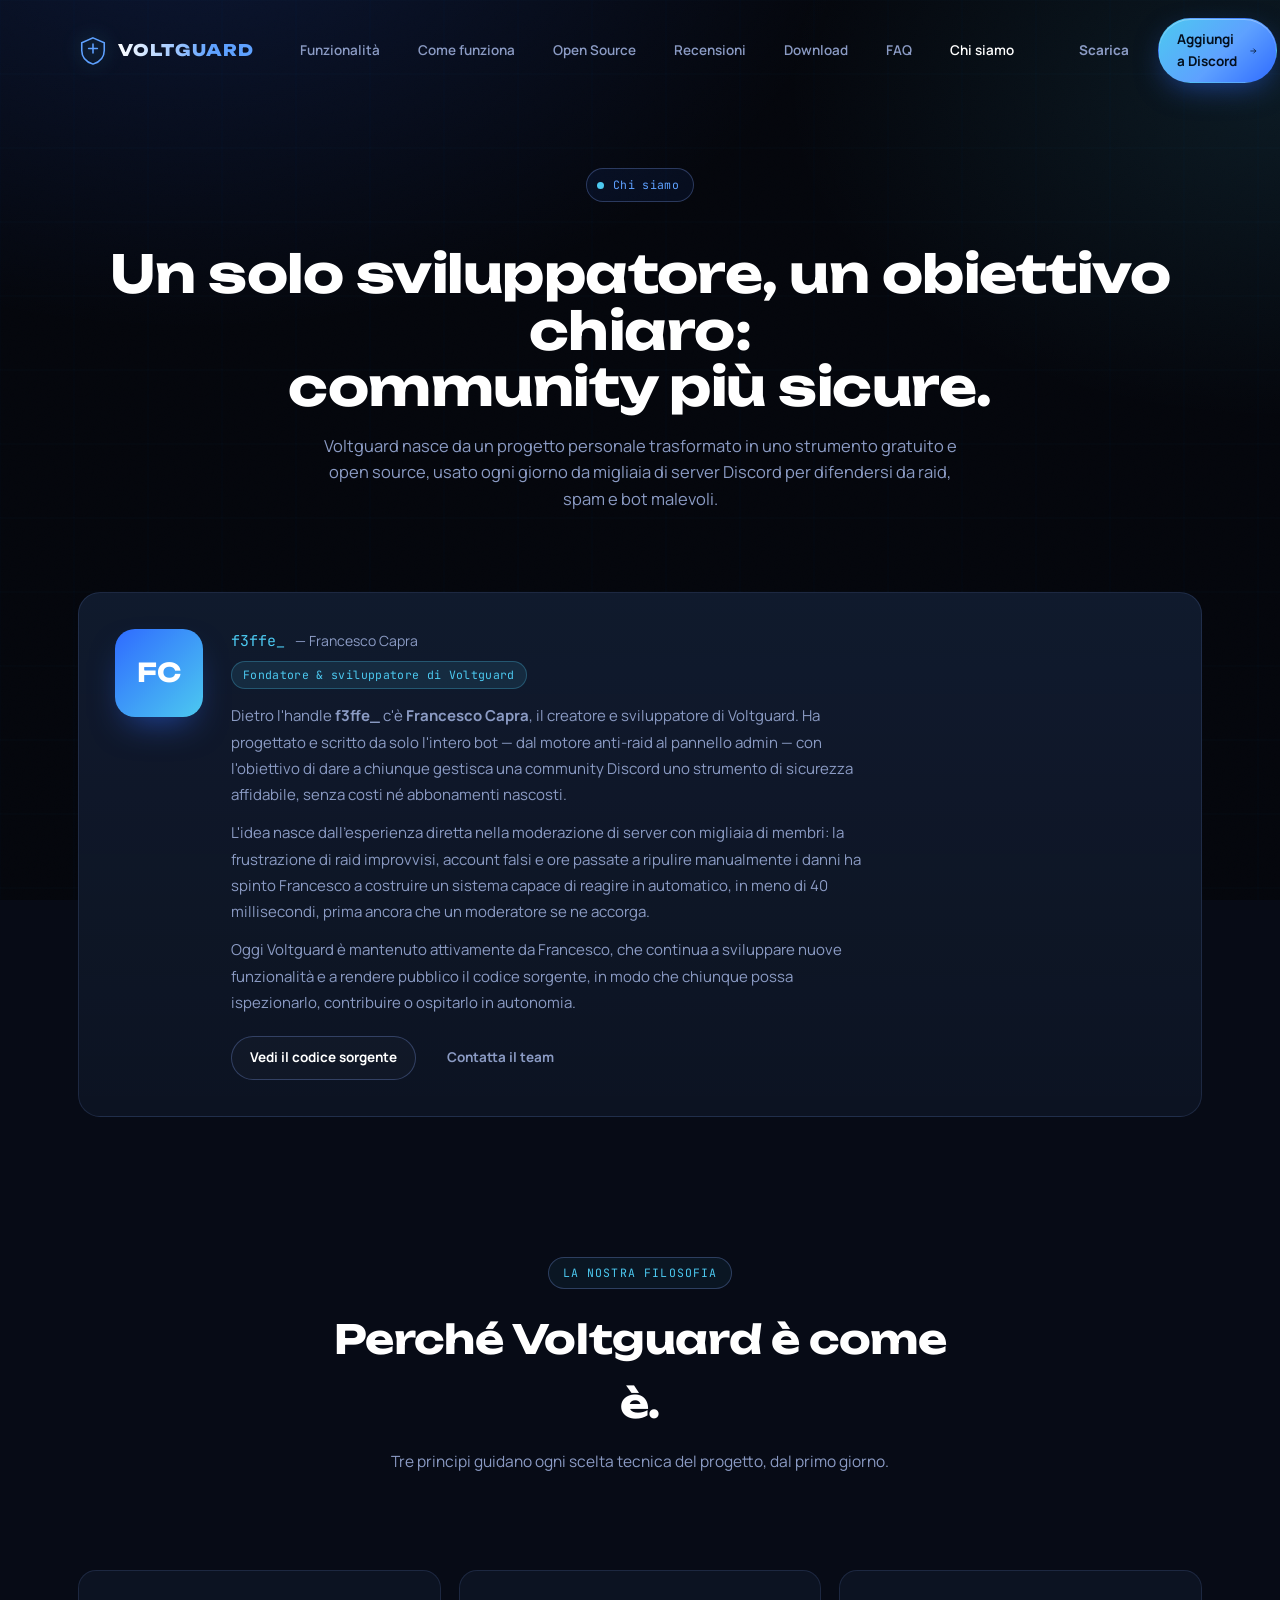
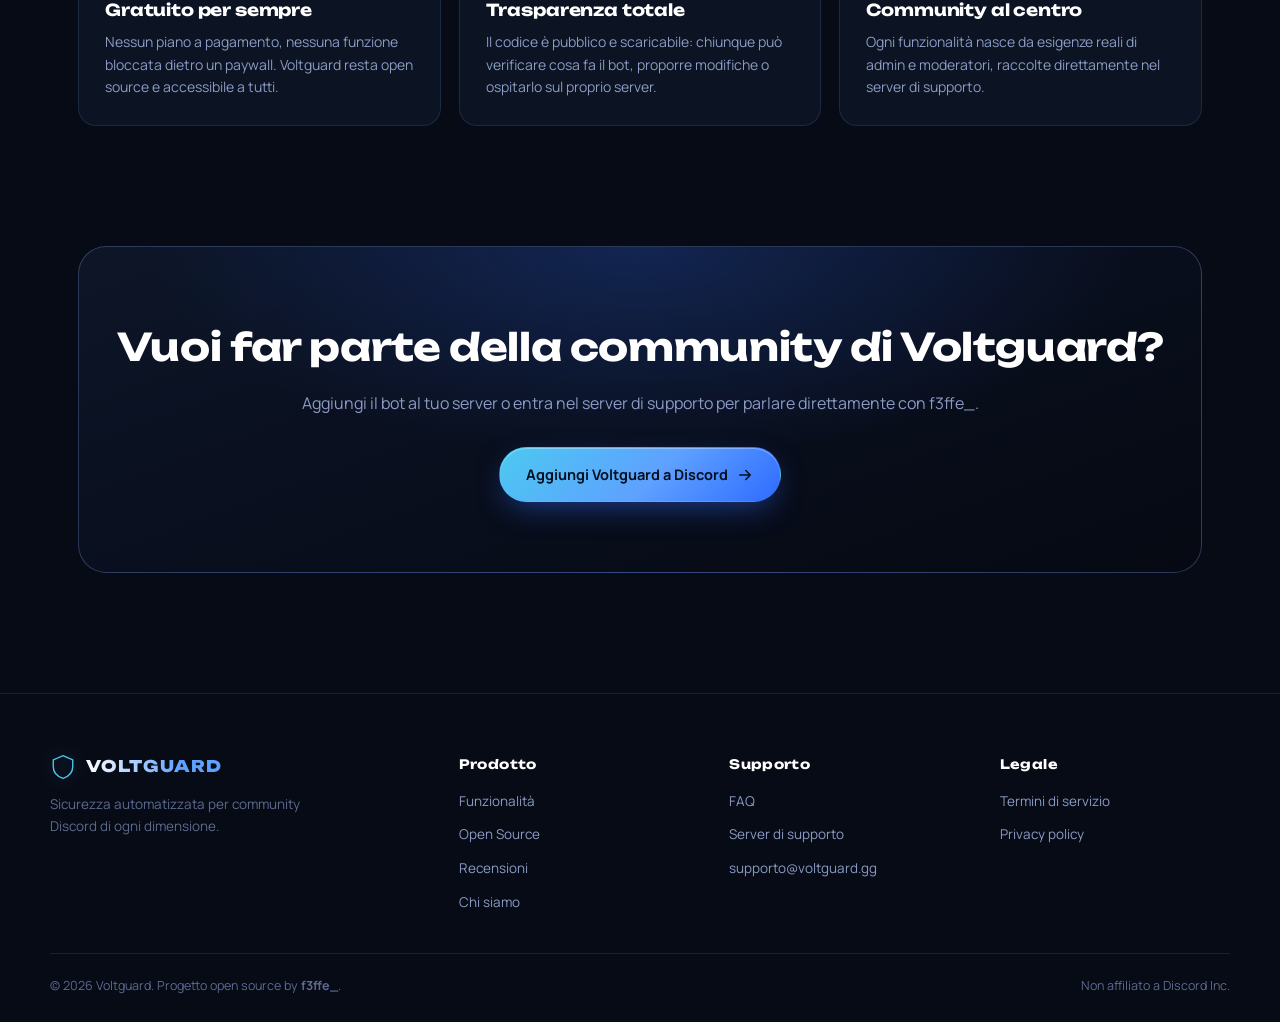
<file: chi-siamo.html>
<!DOCTYPE html>
<html lang="it">
<head>
<meta charset="UTF-8">
<meta name="viewport" content="width=device-width, initial-scale=1.0">
<title>Chi siamo — Voltguard</title>
<meta name="description" content="Scopri chi c'è dietro Voltguard, il bot di sicurezza open source per Discord creato da f3ffe_ (Francesco Capra).">

<link rel="icon" href="assets/favicon.svg" type="image/svg+xml">

<link rel="preconnect" href="https://fonts.googleapis.com">
<link rel="preconnect" href="https://fonts.gstatic.com" crossorigin>
<link href="https://fonts.googleapis.com/css2?family=Unbounded:wght@400;500;600;700;800;900&family=Manrope:wght@400;500;600;700;800&family=JetBrains+Mono:wght@400;500;600&display=swap" rel="stylesheet">

<link rel="stylesheet" href="style.css">
</head>
<body>

<canvas id="bg-canvas"></canvas>
<div class="grain"></div>

<!-- ============ NAVBAR ============ -->
<header class="navbar" id="navbar">
  <div class="nav-inner">
    <a href="index.html#top" class="brand">
      <span class="brand-mark" aria-hidden="true">
        <svg viewBox="0 0 48 48" width="30" height="30">
          <path d="M24 3 L42 11 V23 C42 34 34.5 41.5 24 45 C13.5 41.5 6 34 6 23 V11 Z" fill="none" stroke="url(#gradMark)" stroke-width="2.5"/>
          <path d="M24 13 L24 27 M17 20 L31 20" stroke="url(#gradMark)" stroke-width="2.5" stroke-linecap="round"/>
          <defs>
            <linearGradient id="gradMark" x1="0" y1="0" x2="48" y2="48">
              <stop offset="0" stop-color="#5ea1ff"/>
              <stop offset="1" stop-color="#2f6bff"/>
            </linearGradient>
          </defs>
        </svg>
      </span>
      <span class="brand-name">VOLTGUARD</span>
    </a>

    <nav class="nav-links" id="navLinks">
      <a href="index.html#funzionalita">Funzionalità</a>
      <a href="index.html#come-funziona">Come funziona</a>
      <a href="index.html#prezzi">Open Source</a>
      <a href="index.html#recensioni">Recensioni</a>
      <a href="index.html#download">Download</a>
      <a href="index.html#faq">FAQ</a>
      <a href="chi-siamo.html" class="active">Chi siamo</a>
      <span class="nav-indicator" id="navIndicator"></span>
    </nav>

    <div class="nav-actions">
      <a href="index.html#prezzi" class="btn btn-ghost">Scarica</a>
      <a href="https://voltguard.it/#download" target="_blank" rel="noopener" class="btn btn-primary invite-link">
        <span>Aggiungi a Discord</span>
        <svg width="16" height="16" viewBox="0 0 24 24" fill="none"><path d="M5 12h14M13 6l6 6-6 6" stroke="currentColor" stroke-width="2" stroke-linecap="round" stroke-linejoin="round"/></svg>
      </a>
    </div>

    <button class="nav-burger" id="navBurger" aria-label="Apri menu" aria-expanded="false">
      <span></span><span></span><span></span>
    </button>
  </div>
  <div class="nav-mobile" id="navMobile">
    <a href="index.html#funzionalita">Funzionalità</a>
    <a href="index.html#come-funziona">Come funziona</a>
    <a href="index.html#prezzi">Open Source</a>
    <a href="index.html#recensioni">Recensioni</a>
    <a href="index.html#download">Download</a>
    <a href="index.html#faq">FAQ</a>
    <a href="chi-siamo.html">Chi siamo</a>
    <a href="https://discord.com" target="_blank" rel="noopener" class="btn btn-primary invite-link" style="margin-top:8px;justify-content:center;">Aggiungi a Discord</a>
  </div>
</header>

<main id="top">

  <!-- ============ HERO CHI SIAMO ============ -->
  <section class="about-hero reveal">
    <div class="eyebrow">
      <span class="pulse-dot"></span>
      <span>Chi siamo</span>
    </div>
    <h1>Un solo sviluppatore, un obiettivo chiaro:<br>community più sicure.</h1>
    <p class="about-sub">
      Voltguard nasce da un progetto personale trasformato in uno strumento gratuito e open source,
      usato ogni giorno da migliaia di server Discord per difendersi da raid, spam e bot malevoli.
    </p>
  </section>

  <!-- ============ FONDATORE ============ -->
  <section class="founder-wrap">
    <div class="founder-card reveal">
      <div class="founder-avatar" aria-hidden="true">FC</div>
      <div>
        <div class="founder-name-row">
          <span class="founder-handle">f3ffe_</span>
          <span class="founder-realname">— Francesco Capra</span>
        </div>
        <span class="founder-role">Fondatore &amp; sviluppatore di Voltguard</span>
        <p>
          Dietro l'handle <strong>f3ffe_</strong> c'è <strong>Francesco Capra</strong>, il creatore e
          sviluppatore di Voltguard. Ha progettato e scritto da solo l'intero bot — dal motore
          anti-raid al pannello admin — con l'obiettivo di dare a chiunque gestisca una community
          Discord uno strumento di sicurezza affidabile, senza costi né abbonamenti nascosti.
        </p>
        <p>
          L'idea nasce dall'esperienza diretta nella moderazione di server con migliaia di membri:
          la frustrazione di raid improvvisi, account falsi e ore passate a ripulire manualmente i
          danni ha spinto Francesco a costruire un sistema capace di reagire in automatico, in meno
          di 40 millisecondi, prima ancora che un moderatore se ne accorga.
        </p>
        <p>
          Oggi Voltguard è mantenuto attivamente da Francesco, che continua a sviluppare nuove
          funzionalità e a rendere pubblico il codice sorgente, in modo che chiunque possa
          ispezionarlo, contribuire o ospitarlo in autonomia.
        </p>
        <div class="founder-links">
          <a href="index.html#download" class="btn btn-outline">Vedi il codice sorgente</a>
          <a href="mailto:supporto@voltguard.gg" class="btn btn-ghost">Contatta il team</a>
        </div>
      </div>
    </div>
  </section>

  <!-- ============ VALORI ============ -->
  <section class="section" style="padding-bottom:20px;">
    <div class="section-head reveal">
      <span class="tag">La nostra filosofia</span>
      <h2>Perché Voltguard è come è.</h2>
      <p>Tre principi guidano ogni scelta tecnica del progetto, dal primo giorno.</p>
    </div>
  </section>

  <div class="values-grid reveal">
    <article class="value-card">
      <h3>Gratuito per sempre</h3>
      <p>Nessun piano a pagamento, nessuna funzione bloccata dietro un paywall. Voltguard resta open source e accessibile a tutti.</p>
    </article>
    <article class="value-card">
      <h3>Trasparenza totale</h3>
      <p>Il codice è pubblico e scaricabile: chiunque può verificare cosa fa il bot, proporre modifiche o ospitarlo sul proprio server.</p>
    </article>
    <article class="value-card">
      <h3>Community al centro</h3>
      <p>Ogni funzionalità nasce da esigenze reali di admin e moderatori, raccolte direttamente nel server di supporto.</p>
    </article>
  </div>

  <!-- ============ CTA FINALE ============ -->
  <section class="cta-final reveal">
    <div class="cta-final-inner">
      <h2>Vuoi far parte della community di Voltguard?</h2>
      <p>Aggiungi il bot al tuo server o entra nel server di supporto per parlare direttamente con f3ffe_.</p>
      <a href="https://discord.com" target="_blank" rel="noopener" class="btn btn-primary btn-lg invite-link">
        <span>Aggiungi Voltguard a Discord</span>
        <svg width="18" height="18" viewBox="0 0 24 24" fill="none"><path d="M5 12h14M13 6l6 6-6 6" stroke="currentColor" stroke-width="2" stroke-linecap="round" stroke-linejoin="round"/></svg>
      </a>
    </div>
  </section>

</main>

<!-- ============ FOOTER ============ -->
<footer class="footer">
  <div class="footer-inner">
    <div class="footer-brand">
      <div class="brand">
        <span class="brand-mark" aria-hidden="true">
          <svg viewBox="0 0 48 48" width="26" height="26">
            <path d="M24 3 L42 11 V23 C42 34 34.5 41.5 24 45 C13.5 41.5 6 34 6 23 V11 Z" fill="none" stroke="#4cc9f0" stroke-width="2.5"/>
          </svg>
        </span>
        <span class="brand-name">VOLTGUARD</span>
      </div>
      <p>Sicurezza automatizzata per community Discord di ogni dimensione.</p>
    </div>
    <div class="footer-col">
      <h4>Prodotto</h4>
      <a href="index.html#funzionalita">Funzionalità</a>
      <a href="index.html#prezzi">Open Source</a>
      <a href="index.html#recensioni">Recensioni</a>
      <a href="chi-siamo.html">Chi siamo</a>
    </div>
    <div class="footer-col">
      <h4>Supporto</h4>
      <a href="index.html#faq">FAQ</a>
      <a href="https://discord.com" target="_blank" rel="noopener" class="support-link">Server di supporto</a>
      <a href="mailto:supporto@voltguard.gg">supporto@voltguard.gg</a>
    </div>
    <div class="footer-col">
      <h4>Legale</h4>
      <a href="#">Termini di servizio</a>
      <a href="#">Privacy policy</a>
    </div>
  </div>
  <div class="footer-bottom">
    <span>© <span id="year"></span> Voltguard. Progetto open source by <strong>f3ffe_</strong>.</span>
    <span>Non affiliato a Discord Inc.</span>
  </div>
</footer>

<button id="backToTop" class="back-to-top" aria-label="Torna su">
  <svg width="18" height="18" viewBox="0 0 24 24" fill="none"><path d="M12 19V5M5 12l7-7 7 7" stroke="currentColor" stroke-width="2" stroke-linecap="round" stroke-linejoin="round"/></svg>
</button>

<!-- Contenitori richiesti da script.js su ogni pagina (nascosti, non usati qui) -->
<div id="reviewRowA" style="display:none" aria-hidden="true"></div>
<div id="reviewRowB" style="display:none" aria-hidden="true"></div>

<!-- Player musicale di sottofondo (Spotify embed ufficiale) -->
<div id="spotify-embed-container" style="position:fixed;bottom:12px;right:12px;width:1px;height:1px;overflow:hidden;opacity:0;pointer-events:none;"></div>

<script src="https://open.spotify.com/embed/iframe-api/v1" async></script>
<script src="script.js"></script>
</body>
</html>
</file>
<file: style.css>
/* =========================================================
   VOLTGUARD — design tokens
========================================================= */
:root{
  --void:#04060c;
  --bg:#070b16;
  --panel:#0c1322;
  --panel-2:#101a30;
  --border:rgba(138,168,255,.14);
  --border-strong:rgba(138,168,255,.28);
  --blue:#2f6bff;
  --blue-2:#5ea1ff;
  --cyan:#4cc9f0;
  --ice:#eef2ff;
  --muted:#8b9bc4;
  --muted-2:#5c6a8f;
  --danger:#ff5d6c;
  --font-display:'Unbounded', system-ui, sans-serif;
  --font-body:'Manrope', system-ui, sans-serif;
  --font-mono:'JetBrains Mono', monospace;
  --ease:cubic-bezier(.16,.8,.24,1);
  --container:1180px;
}

*,*::before,*::after{ box-sizing:border-box; }
html{ scroll-behavior:smooth; }
::selection{ background:var(--blue); color:#fff; }

body{
  margin:0;
  background:var(--bg);
  color:var(--ice);
  font-family:var(--font-body);
  font-size:16px;
  line-height:1.6;
  overflow-x:hidden;
  -webkit-font-smoothing:antialiased;
}

a{ color:inherit; text-decoration:none; }
ul{ margin:0; padding:0; list-style:none; }
h1,h2,h3,h4{ font-family:var(--font-display); margin:0; font-weight:700; letter-spacing:-.01em; }
p{ margin:0; }
svg{ display:block; }

/* =========================================================
   Background canvas + grain
========================================================= */
#bg-canvas{
  position:fixed; inset:0; width:100%; height:100%;
  z-index:0; background:
    radial-gradient(1100px 700px at 15% -10%, rgba(47,107,255,.16), transparent 60%),
    radial-gradient(900px 600px at 100% 10%, rgba(76,201,240,.10), transparent 55%),
    var(--void);
}
.grain{
  position:fixed; inset:0; z-index:1; pointer-events:none; opacity:.035; mix-blend-mode:overlay;
  background-image:url("data:image/svg+xml;utf8,<svg xmlns='http://www.w3.org/2000/svg' width='120' height='120'><filter id='n'><feTurbulence type='fractalNoise' baseFrequency='0.85' numOctaves='2' stitchTiles='stitch'/></filter><rect width='100%25' height='100%25' filter='url(%23n)'/></svg>");
}

main, .navbar, .footer{ position:relative; z-index:2; }

/* =========================================================
   Reveal on scroll
========================================================= */
.reveal{ opacity:0; transform:translateY(28px); transition:opacity .9s var(--ease), transform .9s var(--ease); }
.reveal.in-view{ opacity:1; transform:translateY(0); }

/* =========================================================
   Navbar
========================================================= */
.navbar{
  position:fixed; top:0; left:0; right:0; z-index:100;
  padding:18px 0;
  transition:padding .45s var(--ease), background .45s var(--ease), box-shadow .45s var(--ease), border-color .45s var(--ease);
  border-bottom:1px solid transparent;
}
.navbar.scrolled{
  padding:10px 0;
  background:rgba(6,10,20,.72);
  backdrop-filter:blur(18px) saturate(140%);
  -webkit-backdrop-filter:blur(18px) saturate(140%);
  border-bottom:1px solid var(--border);
  box-shadow:0 12px 40px -20px rgba(0,0,0,.6);
}
.nav-inner{
  max-width:var(--container); margin:0 auto; padding:0 28px;
  display:flex; align-items:center; justify-content:space-between; gap:24px;
}
.brand{ display:flex; align-items:center; gap:10px; }
.brand-mark{ display:inline-flex; filter:drop-shadow(0 0 10px rgba(76,201,240,.45)); transition:transform .5s var(--ease); }
.brand:hover .brand-mark{ transform:rotate(8deg) scale(1.06); }
.brand-name{
  font-family:var(--font-display); font-weight:800; font-size:16px; letter-spacing:.06em;
  background:linear-gradient(90deg,#fff,var(--blue-2) 70%);
  -webkit-background-clip:text; background-clip:text; color:transparent;
}

.nav-links{
  position:relative; display:flex; align-items:center; gap:6px;
  padding:6px; border-radius:999px;
}
.nav-links a{
  position:relative; z-index:2; padding:9px 16px; font-size:13.5px; font-weight:600;
  color:var(--muted); border-radius:999px; transition:color .3s var(--ease);
  white-space:nowrap;
}
.nav-links a:hover, .nav-links a.active{ color:#fff; }
.nav-indicator{
  position:absolute; z-index:1; top:6px; left:6px; height:calc(100% - 12px); width:0;
  border-radius:999px; background:linear-gradient(90deg, rgba(47,107,255,.35), rgba(76,201,240,.28));
  border:1px solid var(--border-strong);
  transition:transform .45s var(--ease), width .45s var(--ease), opacity .3s;
  opacity:0;
}

.nav-actions{ display:flex; align-items:center; gap:10px; }

.btn{
  display:inline-flex; align-items:center; gap:8px; justify-content:center;
  font-family:var(--font-body); font-weight:700; font-size:13.5px;
  padding:10px 18px; border-radius:999px; cursor:pointer; border:1px solid transparent;
  transition:transform .35s var(--ease), box-shadow .35s var(--ease), background .35s var(--ease), border-color .35s var(--ease), color .35s var(--ease);
  will-change:transform;
}
.btn svg{ transition:transform .35s var(--ease); }
.btn:hover svg{ transform:translateX(3px); }
.btn:active{ transform:scale(.96); }

.btn-primary{
  color:#04101f; background:linear-gradient(135deg,var(--cyan),var(--blue-2) 55%, var(--blue));
  box-shadow:0 10px 30px -8px rgba(47,107,255,.55), inset 0 1px 0 rgba(255,255,255,.3);
}
.btn-primary:hover{ transform:translateY(-2px); box-shadow:0 16px 36px -10px rgba(47,107,255,.7); }

.btn-ghost{ color:var(--muted); }
.btn-ghost:hover{ color:#fff; }

.btn-outline{
  color:#fff; border-color:var(--border-strong); background:rgba(255,255,255,.02);
}
.btn-outline:hover{ background:rgba(94,161,255,.08); border-color:var(--blue-2); transform:translateY(-2px); }

.btn-lg{ padding:15px 26px; font-size:14.5px; }

.nav-burger{
  display:none; flex-direction:column; gap:5px; width:38px; height:34px; padding:8px;
  background:rgba(255,255,255,.03); border:1px solid var(--border); border-radius:10px; cursor:pointer;
}
.nav-burger span{ display:block; height:2px; width:100%; background:#fff; border-radius:2px; transition:transform .35s var(--ease), opacity .35s var(--ease); }
.nav-burger.open span:nth-child(1){ transform:translateY(7px) rotate(45deg); }
.nav-burger.open span:nth-child(2){ opacity:0; }
.nav-burger.open span:nth-child(3){ transform:translateY(-7px) rotate(-45deg); }

.nav-mobile{
  max-height:0; overflow:hidden; display:flex; flex-direction:column; gap:2px;
  padding:0 28px; transition:max-height .45s var(--ease), padding .45s var(--ease);
}
.nav-mobile.open{ max-height:340px; padding:14px 28px 20px; }
.nav-mobile a{ padding:12px 6px; font-weight:600; color:var(--muted); border-bottom:1px solid var(--border); }
.nav-mobile a:hover{ color:#fff; }

/* =========================================================
   Hero
========================================================= */
.hero{ padding:168px 28px 60px; max-width:var(--container); margin:0 auto; }
.hero-inner{ display:grid; grid-template-columns:1.05fr .95fr; gap:56px; align-items:center; }

.eyebrow{
  display:inline-flex; align-items:center; gap:9px; padding:7px 14px 7px 10px; border-radius:999px;
  background:rgba(47,107,255,.08); border:1px solid var(--border-strong);
  font-family:var(--font-mono); font-size:11.5px; color:var(--blue-2); letter-spacing:.03em;
  margin-bottom:22px;
}
.pulse-dot{ width:7px; height:7px; border-radius:50%; background:var(--cyan); box-shadow:0 0 0 0 rgba(76,201,240,.7); animation:pulseDot 1.8s infinite; }
@keyframes pulseDot{
  0%{ box-shadow:0 0 0 0 rgba(76,201,240,.55); }
  70%{ box-shadow:0 0 0 9px rgba(76,201,240,0); }
  100%{ box-shadow:0 0 0 0 rgba(76,201,240,0); }
}

.hero-title{
  font-size:clamp(38px, 5.4vw, 64px); line-height:1.04; font-weight:800; color:#fff; margin-bottom:22px;
}
.hero-title-accent{
  background:linear-gradient(100deg, var(--blue-2), var(--cyan) 60%);
  -webkit-background-clip:text; background-clip:text; color:transparent;
}
.hero-sub{ font-size:17px; color:var(--muted); max-width:520px; margin-bottom:34px; }
.hero-sub strong{ color:#fff; }

.hero-cta{ display:flex; gap:14px; flex-wrap:wrap; margin-bottom:30px; }
.hero-trust{ display:flex; align-items:center; gap:12px; font-size:13.5px; color:var(--muted); }
.hero-trust strong{ color:#fff; }
.trust-stars{ color:var(--cyan); letter-spacing:2px; font-size:14px; }

/* hero visual */
.hero-visual{ position:relative; height:460px; display:flex; align-items:center; justify-content:center; }
.orb-ring{
  position:absolute; border-radius:50%; border:1px solid var(--border);
  animation:spin linear infinite;
}
.orb-ring.r1{ width:380px; height:380px; animation-duration:34s; }
.orb-ring.r2{ width:300px; height:300px; border-style:dashed; border-color:rgba(76,201,240,.18); animation-duration:26s; animation-direction:reverse; }
.orb-ring.r3{ width:220px; height:220px; animation-duration:20s; }
@keyframes spin{ to{ transform:rotate(360deg); } }

.scan-panel{
  position:relative; z-index:2; width:340px; border-radius:18px; overflow:hidden;
  background:linear-gradient(180deg, rgba(16,26,48,.92), rgba(8,13,26,.92));
  border:1px solid var(--border-strong);
  box-shadow:0 30px 60px -20px rgba(0,0,0,.6), 0 0 0 1px rgba(255,255,255,.02) inset;
  animation:floaty 6s ease-in-out infinite;
}
@keyframes floaty{ 0%,100%{ transform:translateY(0px);} 50%{ transform:translateY(-14px);} }
.scan-head{ display:flex; align-items:center; gap:7px; padding:12px 14px; border-bottom:1px solid var(--border); }
.scan-dot{ width:8px; height:8px; border-radius:50%; }
.scan-dot.red{ background:#ff5d6c; } .scan-dot.yellow{ background:#ffcf5d; } .scan-dot.green{ background:#59e39d; }
.scan-title{ margin-left:8px; font-family:var(--font-mono); font-size:11px; color:var(--muted-2); }
.scan-body{ padding:14px 16px 18px; display:flex; flex-direction:column; gap:9px; min-height:230px; }
.scan-line{
  display:flex; align-items:center; gap:9px; font-family:var(--font-mono); font-size:12px; color:var(--muted);
  opacity:0; transform:translateX(-6px); animation:scanIn .5s var(--ease) forwards;
}
.scan-line .ok{ color:#59e39d; }
.scan-line .warn{ color:#ffcf5d; }
.scan-line .block{ color:var(--danger); }
.scan-line .tag{ color:var(--muted-2); }
@keyframes scanIn{ to{ opacity:1; transform:translateX(0); } }

/* stat bar */
.stat-bar{
  margin-top:64px; display:grid; grid-template-columns:repeat(4,1fr); gap:1px;
  border:1px solid var(--border); border-radius:20px; overflow:hidden;
  background:var(--border);
}
.stat{ background:rgba(10,15,28,.7); padding:26px 20px; text-align:center; }
.stat-num{ display:block; font-family:var(--font-display); font-size:clamp(24px,3vw,32px); font-weight:800; color:#fff; }
.stat-label{ display:block; margin-top:6px; font-size:12.5px; color:var(--muted); }

/* =========================================================
   Marquee strip (tag words)
========================================================= */
.marquee-strip{
  border-top:1px solid var(--border); border-bottom:1px solid var(--border);
  overflow:hidden; padding:16px 0; margin-top:40px; background:rgba(10,15,28,.4);
}
.marquee-track{
  display:flex; gap:14px; white-space:nowrap; width:max-content;
  font-family:var(--font-mono); font-size:13px; color:var(--muted-2); letter-spacing:.04em;
  animation:marqueeMove 32s linear infinite;
}
.marquee-track span:nth-child(odd){ color:var(--blue-2); }
@keyframes marqueeMove{ from{ transform:translateX(0);} to{ transform:translateX(-50%); } }

/* =========================================================
   Sections
========================================================= */
.section{ max-width:var(--container); margin:0 auto; padding:120px 28px; }
.section-head{ max-width:640px; margin:0 auto 56px; text-align:center; }
.tag{
  display:inline-block; font-family:var(--font-mono); font-size:11.5px; letter-spacing:.1em; text-transform:uppercase;
  color:var(--cyan); border:1px solid var(--border-strong); padding:6px 14px; border-radius:999px; margin-bottom:18px;
  background:rgba(76,201,240,.06);
}
.section-head h2{ font-size:clamp(28px,3.6vw,40px); color:#fff; margin-bottom:14px; }
.section-head p{ color:var(--muted); font-size:15.5px; }

/* Bento grid */
.bento{ display:grid; grid-template-columns:repeat(3, 1fr); grid-auto-rows:minmax(190px,auto); gap:18px; }
.bento-card{
  position:relative; padding:26px 24px; border-radius:20px; border:1px solid var(--border);
  background:linear-gradient(160deg, rgba(16,26,48,.6), rgba(8,12,24,.5));
  transition:transform .5s var(--ease), border-color .5s var(--ease), box-shadow .5s var(--ease);
  overflow:hidden;
}
.bento-card::before{
  content:""; position:absolute; inset:0; opacity:0; background:radial-gradient(240px 160px at var(--mx,50%) var(--my,0%), rgba(76,201,240,.14), transparent 70%);
  transition:opacity .4s var(--ease); pointer-events:none;
}
.bento-card:hover::before{ opacity:1; }
.bento-card:hover{ transform:translateY(-6px); border-color:var(--border-strong); box-shadow:0 24px 50px -24px rgba(47,107,255,.45); }
.bento-card.big{ grid-column:span 2; grid-row:span 2; display:flex; flex-direction:column; }
.bento-card.wide{ grid-column:span 2; }
.card-icon{
  width:46px; height:46px; border-radius:13px; display:flex; align-items:center; justify-content:center;
  color:var(--blue-2); background:rgba(47,107,255,.1); border:1px solid var(--border-strong); margin-bottom:18px;
}
.bento-card h3{ font-size:18px; color:#fff; margin-bottom:9px; }
.bento-card p{ color:var(--muted); font-size:14px; line-height:1.6; }
.bento-card.big p{ max-width:420px; }
.card-graph{ margin-top:auto; padding-top:20px; }

/* Come funziona / steps */
.steps{ position:relative; display:grid; grid-template-columns:repeat(3,1fr); gap:30px; }
.step-line{ position:absolute; top:19px; left:8%; right:8%; height:1px; background:linear-gradient(90deg, transparent, var(--border-strong), transparent); }
.step{ position:relative; padding:0 6px; }
.step-num{
  display:inline-flex; align-items:center; justify-content:center; width:40px; height:40px; border-radius:50%;
  font-family:var(--font-mono); font-size:13px; color:var(--void); background:linear-gradient(135deg,var(--cyan),var(--blue-2));
  margin-bottom:20px; font-weight:700; box-shadow:0 8px 20px -6px rgba(47,107,255,.6);
}
.step h3{ color:#fff; font-size:19px; margin-bottom:10px; }
.step p{ color:var(--muted); font-size:14.5px; }

/* Reviews marquee */
.section-reviews{ padding-top:100px; padding-bottom:100px; }
.reviews-marquee{ overflow:hidden; margin-bottom:18px; -webkit-mask-image:linear-gradient(90deg, transparent, #000 6%, #000 94%, transparent); mask-image:linear-gradient(90deg, transparent, #000 6%, #000 94%, transparent); }
.review-row{ display:flex; gap:18px; width:max-content; animation:reviewScroll 52s linear infinite; }
.reviews-marquee.reverse .review-row{ animation-direction:reverse; animation-duration:60s; }
.reviews-marquee:hover .review-row{ animation-play-state:paused; }
@keyframes reviewScroll{ from{ transform:translateX(0);} to{ transform:translateX(-50%);} }

.review-card{
  flex:0 0 auto; width:320px; padding:22px; border-radius:16px; border:1px solid var(--border);
  background:linear-gradient(160deg, rgba(16,26,48,.6), rgba(8,12,24,.5));
}
.review-top{ display:flex; align-items:center; gap:12px; margin-bottom:12px; }
.review-avatar{
  width:38px; height:38px; border-radius:50%; display:flex; align-items:center; justify-content:center;
  font-family:var(--font-display); font-weight:700; font-size:13px; color:#04101f;
  background:linear-gradient(135deg,var(--cyan),var(--blue-2));
}
.review-name{ font-weight:700; font-size:13.5px; color:#fff; }
.review-role{ font-size:11.5px; color:var(--muted-2); }
.review-stars{ margin-left:auto; color:var(--cyan); font-size:12px; letter-spacing:1px; }
.review-text{ font-size:13.5px; color:var(--muted); line-height:1.6; }

/* Pricing */
.pricing{ display:grid; grid-template-columns:repeat(3,1fr); gap:22px; align-items:stretch; }
.price-card{
  position:relative; padding:32px 26px; border-radius:22px; border:1px solid var(--border);
  background:linear-gradient(160deg, rgba(16,26,48,.55), rgba(8,12,24,.5));
  display:flex; flex-direction:column; transition:transform .5s var(--ease), border-color .5s var(--ease);
}
.price-card:hover{ transform:translateY(-6px); border-color:var(--border-strong); }
.price-card.featured{
  border-color:rgba(94,161,255,.5);
  background:linear-gradient(160deg, rgba(47,107,255,.14), rgba(8,12,24,.6));
  box-shadow:0 30px 60px -24px rgba(47,107,255,.5);
}
.price-badge{
  position:absolute; top:-13px; left:26px; font-family:var(--font-mono); font-size:11px; letter-spacing:.04em;
  padding:5px 12px; border-radius:999px; color:#04101f; background:linear-gradient(135deg,var(--cyan),var(--blue-2));
  font-weight:700;
}
.price-card h3{ font-size:20px; color:#fff; margin-bottom:6px; }
.price-desc{ color:var(--muted); font-size:13.5px; margin-bottom:22px; min-height:38px; }
.price-tag{ display:flex; align-items:baseline; gap:6px; margin-bottom:24px; }
.price-amount{ font-family:var(--font-display); font-size:38px; font-weight:800; color:#fff; }
.price-period{ color:var(--muted-2); font-size:13px; }
.price-features{ display:flex; flex-direction:column; gap:12px; margin-bottom:28px; flex:1; }
.price-features li{ position:relative; padding-left:24px; font-size:13.5px; color:var(--muted); }
.price-features li::before{
  content:""; position:absolute; left:0; top:5px; width:14px; height:14px; border-radius:4px;
  background:rgba(76,201,240,.14); border:1px solid var(--border-strong);
  background-image:url("data:image/svg+xml;utf8,<svg xmlns='http://www.w3.org/2000/svg' viewBox='0 0 24 24' fill='none'><path d='M5 13l4 4L19 7' stroke='%234cc9f0' stroke-width='3' stroke-linecap='round' stroke-linejoin='round'/></svg>");
  background-size:9px; background-repeat:no-repeat; background-position:center;
}
.paypal-slot{ min-height:44px; }
.paypal-success{ text-align:center; font-size:13px; color:#59e39d; padding:12px; border:1px solid rgba(89,227,157,.35); border-radius:12px; background:rgba(89,227,157,.08); }
.paypal-error{ text-align:center; font-size:13px; color:var(--danger); padding:12px; border:1px solid rgba(255,93,108,.35); border-radius:12px; background:rgba(255,93,108,.08); }
.pricing-note{ text-align:center; margin-top:30px; color:var(--muted-2); font-size:12.5px; }

/* FAQ */
.faq-list{ max-width:760px; margin:0 auto; display:flex; flex-direction:column; gap:12px; }
.faq-item{
  border:1px solid var(--border); border-radius:14px; padding:6px 22px; background:rgba(10,15,28,.5);
  transition:border-color .3s var(--ease), background .3s var(--ease);
}
.faq-item[open]{ border-color:var(--border-strong); background:rgba(47,107,255,.06); }
.faq-item summary{
  padding:16px 0; cursor:pointer; font-weight:700; color:#fff; font-size:15px; list-style:none;
  display:flex; align-items:center; justify-content:space-between;
}
.faq-item summary::-webkit-details-marker{ display:none; }
.faq-item summary::after{
  content:"+"; font-family:var(--font-mono); font-size:20px; color:var(--blue-2); transition:transform .35s var(--ease);
}
.faq-item[open] summary::after{ transform:rotate(45deg); }
.faq-answer{ padding:0 0 18px; color:var(--muted); font-size:14px; line-height:1.7; }

/* CTA finale */
.cta-final{ max-width:var(--container); margin:0 auto 120px; padding:0 28px; }
.cta-final-inner{
  position:relative; overflow:hidden; text-align:center; padding:70px 30px; border-radius:28px;
  border:1px solid var(--border-strong);
  background:radial-gradient(700px 300px at 50% 0%, rgba(47,107,255,.22), transparent 70%), linear-gradient(160deg, rgba(16,26,48,.7), rgba(6,9,18,.8));
}
.cta-final-inner h2{ font-size:clamp(26px,3.4vw,38px); color:#fff; margin-bottom:14px; }
.cta-final-inner p{ color:var(--muted); margin-bottom:30px; }

/* Footer */
.footer{ border-top:1px solid var(--border); padding:60px 28px 26px; }
.footer-inner{ max-width:var(--container); margin:0 auto; display:grid; grid-template-columns:1.6fr 1fr 1fr 1fr; gap:40px; }
.footer-brand p{ color:var(--muted-2); font-size:13.5px; margin-top:14px; max-width:280px; }
.footer-col{ display:flex; flex-direction:column; gap:12px; }
.footer-col h4{ color:#fff; font-size:13px; letter-spacing:.03em; margin-bottom:4px; }
.footer-col a{ color:var(--muted); font-size:13.5px; transition:color .3s var(--ease); }
.footer-col a:hover{ color:var(--blue-2); }
.footer-bottom{
  max-width:var(--container); margin:40px auto 0; padding-top:22px; border-top:1px solid var(--border);
  display:flex; justify-content:space-between; color:var(--muted-2); font-size:12.5px; flex-wrap:wrap; gap:10px;
}

/* Back to top */
.back-to-top{
  position:fixed; right:24px; bottom:24px; z-index:60; width:46px; height:46px; border-radius:50%;
  background:rgba(12,19,34,.85); border:1px solid var(--border-strong); color:#fff; cursor:pointer;
  display:flex; align-items:center; justify-content:center; backdrop-filter:blur(10px);
  opacity:0; transform:translateY(12px); pointer-events:none;
  transition:opacity .4s var(--ease), transform .4s var(--ease), border-color .3s;
}
.back-to-top.visible{ opacity:1; transform:translateY(0); pointer-events:auto; }
.back-to-top:hover{ border-color:var(--blue-2); }

/* =========================================================
   Responsive
========================================================= */
@media (max-width: 980px){
  .hero-inner{ grid-template-columns:1fr; }
  .hero-visual{ height:380px; order:-1; }
  .bento-card.big{ grid-column:span 3; }
  .bento-card.wide{ grid-column:span 3; }
  .bento{ grid-template-columns:repeat(3,1fr); }
  .pricing{ grid-template-columns:1fr; }
  .steps{ grid-template-columns:1fr; }
  .step-line{ display:none; }
  .footer-inner{ grid-template-columns:1fr 1fr; }
}
@media (max-width: 760px){
  .nav-links, .nav-actions{ display:none; }
  .nav-burger{ display:flex; }
  .hero{ padding-top:132px; }
  .stat-bar{ grid-template-columns:1fr 1fr; }
  .bento{ grid-template-columns:1fr; }
  .bento-card.big, .bento-card.wide{ grid-column:span 1; }
  .section{ padding:80px 20px; }
  .footer-inner{ grid-template-columns:1fr; gap:26px; }
}

/* ===================================================================
   PAGINA "CHI SIAMO"
=================================================================== */
.about-hero{ padding:168px 28px 40px; max-width:var(--container); margin:0 auto; text-align:center; }
.about-hero .eyebrow{ justify-content:center; }
.about-hero h1{
  font-family:var(--font-display); font-size:clamp(32px,5vw,52px); color:#fff;
  line-height:1.08; letter-spacing:-.01em; margin:22px 0 18px;
}
.about-hero .about-sub{ color:var(--muted); font-size:16.5px; max-width:640px; margin:0 auto; }

.founder-wrap{ max-width:var(--container); margin:0 auto; padding:40px 28px 20px; }
.founder-card{
  display:grid; grid-template-columns:auto 1fr; gap:28px; align-items:start;
  background:linear-gradient(180deg, rgba(94,161,255,.05), transparent), var(--panel);
  border:1px solid var(--border); border-radius:22px; padding:36px;
}
.founder-avatar{
  width:88px; height:88px; border-radius:20px; flex-shrink:0;
  background:linear-gradient(135deg, var(--blue), var(--cyan));
  display:flex; align-items:center; justify-content:center;
  font-family:var(--font-display); font-weight:700; font-size:26px; color:#fff;
  box-shadow:0 16px 34px -12px rgba(47,107,255,.55);
}
.founder-name-row{ display:flex; align-items:center; gap:10px; flex-wrap:wrap; margin-bottom:4px; }
.founder-handle{ font-family:var(--font-mono); font-size:15px; color:var(--cyan); }
.founder-realname{ color:var(--muted); font-size:14px; }
.founder-role{
  display:inline-block; margin:4px 0 14px; padding:4px 11px; border-radius:99px;
  background:rgba(76,201,240,.1); border:1px solid rgba(76,201,240,.28);
  color:var(--cyan); font-family:var(--font-mono); font-size:11.5px; letter-spacing:.03em;
}
.founder-card p{ color:var(--muted); font-size:15px; line-height:1.75; max-width:640px; }
.founder-card p + p{ margin-top:12px; }
.founder-links{ display:flex; gap:12px; margin-top:20px; flex-wrap:wrap; }

.values-grid{
  max-width:var(--container); margin:0 auto; padding:20px 28px 120px;
  display:grid; grid-template-columns:repeat(3, 1fr); gap:18px;
}
.value-card{
  background:var(--panel); border:1px solid var(--border); border-radius:18px; padding:26px;
  transition:transform .3s var(--ease), border-color .3s var(--ease);
}
.value-card:hover{ transform:translateY(-6px); border-color:var(--border-strong); }
.value-card h3{ font-size:16.5px; color:#fff; margin-bottom:8px; }
.value-card p{ color:var(--muted); font-size:14px; line-height:1.6; }

@media (max-width: 760px){
  .about-hero{ padding-top:132px; }
  .founder-card{ grid-template-columns:1fr; text-align:left; }
  .values-grid{ grid-template-columns:1fr; padding-bottom:80px; }
}

/* Reduced motion */
@media (prefers-reduced-motion: reduce){
  *{ animation-duration:.001ms !important; animation-iteration-count:1 !important; transition-duration:.001ms !important; scroll-behavior:auto !important; }
}
</file>
